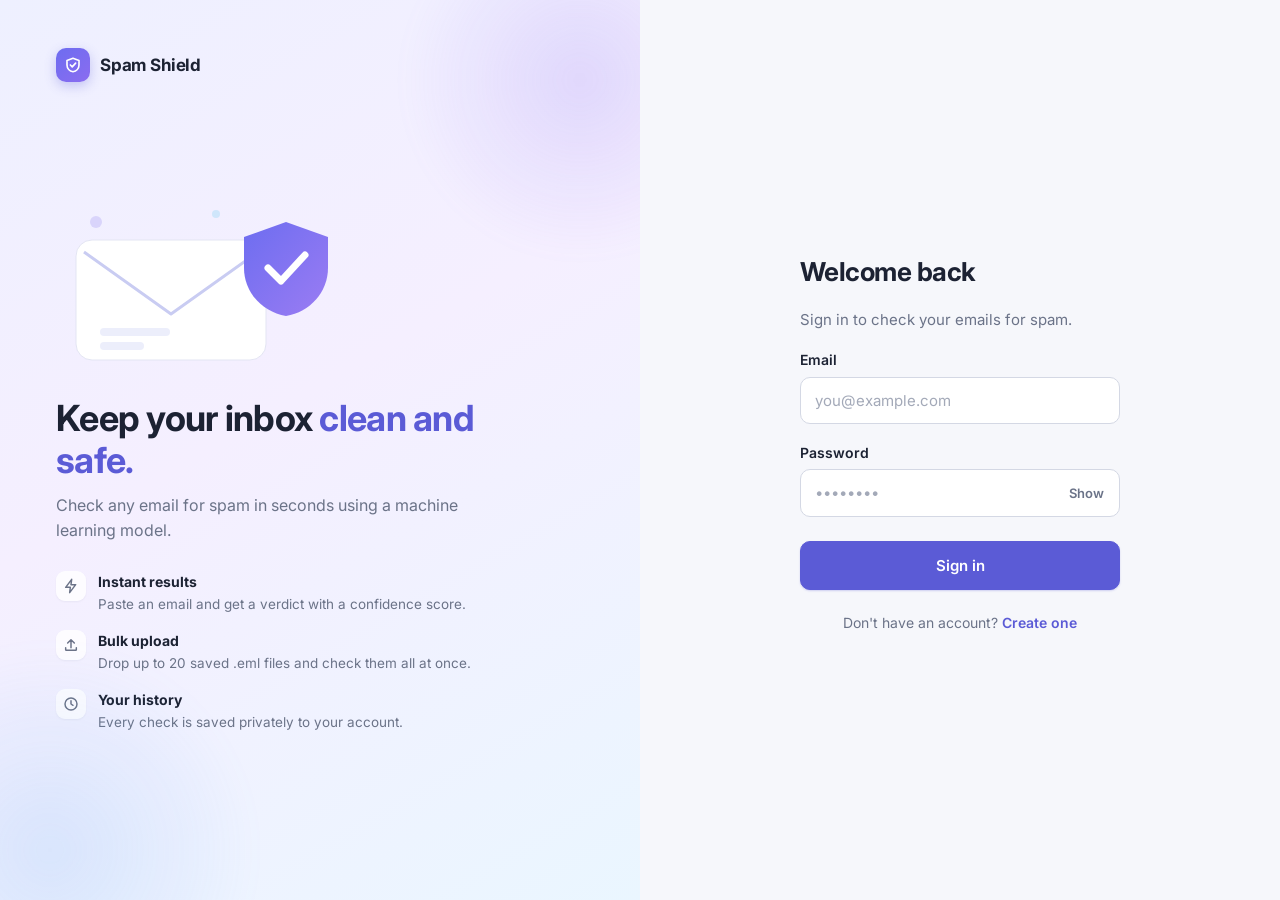
<file: static/login.html>
<!doctype html>
<html lang="en">
<head>
  <meta charset="utf-8">
  <meta name="viewport" content="width=device-width, initial-scale=1">
  <title>Sign in · Spam Shield</title>
  <link rel="preconnect" href="https://fonts.googleapis.com">
  <link rel="preconnect" href="https://fonts.gstatic.com" crossorigin>
  <link rel="stylesheet" href="https://fonts.googleapis.com/css2?family=Inter:wght@400;500;600;700&display=swap">
  <link rel="stylesheet" href="/static/styles.css">
</head>
<body>
  <div class="auth-shell">
    <aside class="auth-hero">
      <span class="logo">
        <span class="logo-mark">
          <svg width="18" height="18" viewBox="0 0 24 24" fill="none" stroke="#fff" stroke-width="2.2" stroke-linecap="round" stroke-linejoin="round" aria-hidden="true"><path d="M12 3l8 3v6c0 4.5-3.4 8.3-8 9-4.6-.7-8-4.5-8-9V6l8-3z"/><path d="M8.5 12l2.5 2.5 4.5-5"/></svg>
        </span>
        Spam Shield
      </span>

      <div class="hero-body">
        <svg class="hero-art" viewBox="0 0 300 170" aria-hidden="true">
          <rect x="20" y="40" width="190" height="120" rx="16" fill="#fff" stroke="#e3e5f3"/>
          <path d="M28 52l87 62 87-62" fill="none" stroke="#c9ccf2" stroke-width="3" stroke-linejoin="round"/>
          <rect x="44" y="128" width="70" height="8" rx="4" fill="#eceefb"/>
          <rect x="44" y="142" width="44" height="8" rx="4" fill="#eceefb"/>
          <g transform="translate(180 18)">
            <path d="M50 4l42 15v31c0 24-18 44-42 48C26 94 8 74 8 50V19L50 4z" fill="url(#g)"/>
            <path d="M32 50l13 13 24-26" fill="none" stroke="#fff" stroke-width="7" stroke-linecap="round" stroke-linejoin="round"/>
          </g>
          <circle cx="40" cy="22" r="6" fill="#d9d4fb"/>
          <circle cx="160" cy="14" r="4" fill="#cfe6fb"/>
          <defs>
            <linearGradient id="g" x1="0" y1="0" x2="1" y2="1">
              <stop offset="0" stop-color="#6d6df0"/>
              <stop offset="1" stop-color="#9b7cf3"/>
            </linearGradient>
          </defs>
        </svg>

        <h2>Keep your inbox <span>clean and safe.</span></h2>
        <p>Check any email for spam in seconds using a machine learning model.</p>

        <ul class="features">
          <li>
            <span class="feature-icon"><svg width="16" height="16" viewBox="0 0 24 24" fill="none" stroke="currentColor" stroke-width="2.2" stroke-linecap="round" stroke-linejoin="round" aria-hidden="true"><path d="M13 2L4 14h7l-1 8 9-12h-7l1-8z"/></svg></span>
            <div><strong>Instant results</strong><span>Paste an email and get a verdict with a confidence score.</span></div>
          </li>
          <li>
            <span class="feature-icon"><svg width="16" height="16" viewBox="0 0 24 24" fill="none" stroke="currentColor" stroke-width="2.2" stroke-linecap="round" stroke-linejoin="round" aria-hidden="true"><path d="M4 16v3a1 1 0 001 1h14a1 1 0 001-1v-3"/><path d="M12 4v12M7 9l5-5 5 5"/></svg></span>
            <div><strong>Bulk upload</strong><span>Drop up to 20 saved .eml files and check them all at once.</span></div>
          </li>
          <li>
            <span class="feature-icon"><svg width="16" height="16" viewBox="0 0 24 24" fill="none" stroke="currentColor" stroke-width="2.2" stroke-linecap="round" stroke-linejoin="round" aria-hidden="true"><circle cx="12" cy="12" r="9"/><path d="M12 7v5l3 2"/></svg></span>
            <div><strong>Your history</strong><span>Every check is saved privately to your account.</span></div>
          </li>
        </ul>
      </div>
    </aside>

    <main class="auth-main">
      <form class="auth-card" id="auth-form" novalidate>
        <span class="logo">
          <span class="logo-mark">
            <svg width="18" height="18" viewBox="0 0 24 24" fill="none" stroke="#fff" stroke-width="2.2" stroke-linecap="round" stroke-linejoin="round" aria-hidden="true"><path d="M12 3l8 3v6c0 4.5-3.4 8.3-8 9-4.6-.7-8-4.5-8-9V6l8-3z"/><path d="M8.5 12l2.5 2.5 4.5-5"/></svg>
          </span>
          Spam Shield
        </span>

        <h1 id="auth-title">Welcome back</h1>
        <p class="muted" id="auth-subtitle">Sign in to check your emails for spam.</p>

        <div class="field">
          <label for="email">Email</label>
          <input type="email" id="email" autocomplete="email" placeholder="you@example.com" required>
        </div>
        <div class="field">
          <label for="password">Password</label>
          <div class="password-wrap">
            <input type="password" id="password" autocomplete="current-password" placeholder="••••••••" required minlength="8" maxlength="72">
            <button type="button" class="toggle-password" id="toggle-password" aria-label="Show password">Show</button>
          </div>
          <p class="muted hint" id="password-hint" hidden>Use at least 8 characters.</p>
        </div>

        <p class="error" id="auth-error" role="alert" hidden></p>

        <button class="btn" type="submit" id="auth-submit">Sign in</button>

        <p class="auth-switch muted">
          <span id="switch-text">Don't have an account?</span>
          <button type="button" class="link" id="switch-mode">Create one</button>
        </p>
      </form>
    </main>
  </div>
  <script src="/static/login.js"></script>
</body>
</html>
</file>
<file: static/styles.css>
:root {
  color-scheme: light;
  --bg: #f6f7fb;
  --surface: #ffffff;
  --surface-2: #f3f4f9;
  --border: #e5e7ef;
  --border-strong: #d4d8e4;
  --text: #1c2233;
  --muted: #6b7388;
  --accent: #5b5bd6;
  --accent-hover: #4b4bc4;
  --accent-soft: #eeefff;
  --accent-text: #ffffff;
  --spam: #d1435b;
  --spam-bg: #fdeef1;
  --ham: #1e9466;
  --ham-bg: #e7f6ef;
  --warn: #9a6400;
  --warn-bg: #fff5df;
  --radius: 14px;
  --shadow-sm: 0 1px 2px rgba(28, 34, 51, 0.05);
  --shadow: 0 1px 2px rgba(28, 34, 51, 0.04), 0 8px 24px rgba(28, 34, 51, 0.06);
  --shadow-lg: 0 2px 4px rgba(28, 34, 51, 0.04), 0 24px 48px rgba(60, 60, 140, 0.10);
  --hero: linear-gradient(150deg, #eef0ff 0%, #f5efff 45%, #eaf6ff 100%);
}

* { box-sizing: border-box; }

body {
  margin: 0;
  background: var(--bg);
  color: var(--text);
  font: 15px/1.55 "Inter", -apple-system, BlinkMacSystemFont, "Segoe UI", Roboto, sans-serif;
  -webkit-font-smoothing: antialiased;
}

button, input, textarea { font: inherit; color: inherit; }

/* ---------- Buttons & inputs ---------- */
.btn {
  border: 1px solid var(--accent);
  background: var(--accent);
  color: var(--accent-text);
  border-radius: 10px;
  padding: 10px 18px;
  font-weight: 600;
  cursor: pointer;
  transition: background 0.15s, box-shadow 0.15s, transform 0.05s;
  box-shadow: 0 1px 2px rgba(91, 91, 214, 0.25);
}
.btn:hover { background: var(--accent-hover); border-color: var(--accent-hover); }
.btn:active { transform: translateY(1px); }
.btn:disabled { opacity: 0.6; cursor: progress; }
.btn-ghost {
  background: var(--surface);
  color: var(--text);
  border-color: var(--border);
  font-weight: 500;
  box-shadow: var(--shadow-sm);
}
.btn-ghost:hover { background: var(--surface-2); border-color: var(--border-strong); }

label { display: block; font-weight: 600; font-size: 14px; margin-bottom: 6px; }

input[type="email"], input[type="password"], input[type="text"], textarea {
  width: 100%;
  padding: 11px 14px;
  border: 1px solid var(--border-strong);
  border-radius: 10px;
  background: var(--surface);
  transition: border-color 0.15s, box-shadow 0.15s;
}
input::placeholder, textarea::placeholder { color: #a3a9b8; }
input:focus, textarea:focus {
  outline: none;
  border-color: var(--accent);
  box-shadow: 0 0 0 4px var(--accent-soft);
}
.btn:focus-visible, .tab:focus-visible, .link:focus-visible, .dropzone:focus-visible {
  outline: 2px solid var(--accent);
  outline-offset: 2px;
}

.card {
  background: var(--surface);
  border: 1px solid var(--border);
  border-radius: var(--radius);
  box-shadow: var(--shadow);
  padding: 28px;
}

.error {
  background: var(--spam-bg);
  color: var(--spam);
  border-radius: 10px;
  padding: 10px 14px;
  margin: 14px 0 0;
  font-size: 14px;
}
.muted { color: var(--muted); }
[hidden] { display: none !important; }

.logo {
  display: inline-flex;
  align-items: center;
  gap: 10px;
  font-weight: 700;
  font-size: 17px;
  letter-spacing: -0.01em;
  color: var(--text);
}
.logo-mark {
  width: 34px;
  height: 34px;
  border-radius: 10px;
  background: linear-gradient(140deg, #6d6df0, #8b6cf0);
  display: grid;
  place-items: center;
  box-shadow: 0 4px 12px rgba(91, 91, 214, 0.3);
}

/* ---------- Login page ---------- */
.auth-shell {
  min-height: 100vh;
  display: grid;
  grid-template-columns: 1fr 1fr;
}

.auth-hero {
  background: var(--hero);
  padding: 48px 56px;
  display: flex;
  flex-direction: column;
  position: relative;
  overflow: hidden;
}
.auth-hero::before, .auth-hero::after {
  content: "";
  position: absolute;
  border-radius: 50%;
  filter: blur(10px);
  pointer-events: none;
}
.auth-hero::before {
  width: 360px; height: 360px;
  right: -120px; top: -100px;
  background: radial-gradient(circle, rgba(139, 108, 240, 0.18), transparent 70%);
}
.auth-hero::after {
  width: 420px; height: 420px;
  left: -160px; bottom: -160px;
  background: radial-gradient(circle, rgba(91, 160, 240, 0.16), transparent 70%);
}
.hero-body { margin: auto 0; position: relative; max-width: 440px; }
.hero-body h2 {
  font-size: 36px;
  line-height: 1.15;
  letter-spacing: -0.02em;
  margin: 28px 0 12px;
}
.hero-body h2 span { color: var(--accent); }
.hero-body > p { color: var(--muted); font-size: 16px; margin: 0 0 28px; }
.hero-art { width: 100%; max-width: 300px; height: auto; display: block; }

.features { list-style: none; padding: 0; margin: 0; display: grid; gap: 14px; }
.features li { display: flex; gap: 12px; align-items: flex-start; }
.feature-icon {
  flex: none;
  width: 30px; height: 30px;
  border-radius: 9px;
  background: rgba(255, 255, 255, 0.8);
  box-shadow: var(--shadow-sm);
  display: grid;
  place-items: center;
  color: var(--accent);
}
.features strong { display: block; font-size: 14px; }
.features span { color: var(--muted); font-size: 13.5px; }

.auth-main {
  display: grid;
  place-items: center;
  padding: 40px 24px;
}
.auth-card { width: 100%; max-width: 400px; }
.auth-card .logo { display: none; margin-bottom: 28px; }
.auth-card h1 { margin: 0 0 6px; font-size: 26px; letter-spacing: -0.02em; }
.auth-card .field { margin-top: 18px; }
.auth-card .btn[type="submit"] { width: 100%; margin-top: 24px; padding: 12px; font-size: 15px; }
.hint { font-size: 13px; margin: 6px 0 0; }

.password-wrap { position: relative; }
.password-wrap input { padding-right: 64px; }
.toggle-password {
  position: absolute;
  right: 6px; top: 50%;
  transform: translateY(-50%);
  border: none;
  background: transparent;
  color: var(--muted);
  font-size: 13px;
  font-weight: 600;
  padding: 6px 10px;
  border-radius: 7px;
  cursor: pointer;
}
.toggle-password:hover { background: var(--surface-2); color: var(--text); }

.auth-switch { margin-top: 22px; text-align: center; font-size: 14px; }
.link {
  background: none;
  border: none;
  color: var(--accent);
  cursor: pointer;
  padding: 0;
  font-weight: 600;
}
.link:hover { text-decoration: underline; }

@media (max-width: 880px) {
  .auth-shell { grid-template-columns: 1fr; background: var(--hero); }
  .auth-hero { display: none; }
  .auth-main { padding: 32px 16px; }
  .auth-card { background: var(--surface); border-radius: var(--radius); box-shadow: var(--shadow-lg); padding: 28px 22px; }
  .auth-card .logo { display: inline-flex; }
}

/* ---------- App page ---------- */
.topbar {
  background: rgba(255, 255, 255, 0.85);
  backdrop-filter: blur(8px);
  border-bottom: 1px solid var(--border);
  position: sticky;
  top: 0;
  z-index: 10;
}
.topbar-inner {
  max-width: 900px;
  margin: 0 auto;
  padding: 12px 16px;
  display: flex;
  align-items: center;
  gap: 12px;
}
.topbar .logo { margin-right: auto; }
.user-chip {
  display: inline-flex;
  align-items: center;
  gap: 8px;
  color: var(--muted);
  font-size: 14px;
  min-width: 0;
}
.avatar {
  flex: none;
  width: 30px; height: 30px;
  border-radius: 50%;
  background: var(--accent-soft);
  color: var(--accent);
  font-weight: 700;
  font-size: 13px;
  display: grid;
  place-items: center;
  text-transform: uppercase;
}
.user-email { overflow: hidden; text-overflow: ellipsis; white-space: nowrap; }

main { max-width: 900px; margin: 0 auto; padding: 32px 16px 56px; }

.page-head h1 { margin: 0 0 4px; font-size: 26px; letter-spacing: -0.02em; }
.page-head p { margin: 0 0 22px; color: var(--muted); }

.tabs {
  display: inline-flex;
  gap: 4px;
  padding: 4px;
  background: var(--surface-2);
  border: 1px solid var(--border);
  border-radius: 12px;
  margin-bottom: 18px;
  max-width: 100%;
  overflow-x: auto;
}
.tab {
  background: none;
  border: none;
  border-radius: 9px;
  padding: 8px 16px;
  cursor: pointer;
  color: var(--muted);
  font-weight: 600;
  font-size: 14px;
  white-space: nowrap;
  transition: background 0.15s, color 0.15s;
}
.tab:hover { color: var(--text); }
.tab[aria-selected="true"] { background: var(--surface); color: var(--text); box-shadow: var(--shadow-sm); }

textarea { min-height: 220px; resize: vertical; line-height: 1.6; }

.actions { display: flex; flex-wrap: wrap; gap: 8px; margin-top: 14px; align-items: center; }
.actions .spacer { flex: 1; }

.result {
  margin-top: 22px;
  border-radius: 12px;
  padding: 18px 20px;
  display: flex;
  gap: 16px;
  align-items: center;
}
.result.spam { background: var(--spam-bg); }
.result.ham { background: var(--ham-bg); }
.result-icon {
  flex: none;
  width: 44px; height: 44px;
  border-radius: 12px;
  background: var(--surface);
  display: grid;
  place-items: center;
  font-size: 22px;
  font-weight: 700;
}
.result.spam .result-icon { color: var(--spam); }
.result.ham .result-icon { color: var(--ham); }
.result-body { flex: 1; min-width: 0; }
.result-label { font-size: 20px; font-weight: 700; letter-spacing: -0.01em; }
.result.spam .result-label { color: var(--spam); }
.result.ham .result-label { color: var(--ham); }

.meter {
  height: 8px;
  background: rgba(255, 255, 255, 0.8);
  border-radius: 99px;
  overflow: hidden;
  margin: 8px 0 4px;
  max-width: 360px;
}
.meter > span { display: block; height: 100%; border-radius: 99px; transition: width 0.4s ease; }
.spam .meter > span { background: var(--spam); }
.ham .meter > span { background: var(--ham); }
.result .muted { font-size: 13.5px; }

.badge {
  display: inline-block;
  padding: 3px 10px;
  border-radius: 99px;
  font-size: 12.5px;
  font-weight: 600;
  white-space: nowrap;
}
.badge.spam { background: var(--spam-bg); color: var(--spam); }
.badge.ham { background: var(--ham-bg); color: var(--ham); }
.badge.err { background: var(--warn-bg); color: var(--warn); }

.dropzone {
  border: 2px dashed var(--border-strong);
  border-radius: 12px;
  background: var(--surface-2);
  padding: 40px 16px;
  text-align: center;
  cursor: pointer;
  transition: border-color 0.15s, background 0.15s;
}
.dropzone:hover, .dropzone.over { border-color: var(--accent); background: var(--accent-soft); }
.dropzone p { margin: 6px 0; }
.dropzone strong { color: var(--accent); }
.dropzone-icon {
  width: 48px; height: 48px;
  margin: 0 auto 10px;
  border-radius: 14px;
  background: var(--surface);
  box-shadow: var(--shadow-sm);
  display: grid;
  place-items: center;
  color: var(--accent);
}

.table-wrap { overflow-x: auto; margin-top: 20px; }
#history-wrap { margin-top: 0; }
table { width: 100%; border-collapse: collapse; font-size: 14px; }
th, td { text-align: left; padding: 12px 10px; border-bottom: 1px solid var(--border); vertical-align: middle; }
th {
  color: var(--muted);
  font-weight: 600;
  font-size: 12px;
  text-transform: uppercase;
  letter-spacing: 0.04em;
  background: var(--surface-2);
}
th:first-child { border-top-left-radius: 8px; }
th:last-child { border-top-right-radius: 8px; }
tbody tr:hover { background: var(--surface-2); }
tbody tr:last-child td { border-bottom: none; }
td.num { font-variant-numeric: tabular-nums; white-space: nowrap; }
td.clip { max-width: 380px; overflow: hidden; text-overflow: ellipsis; white-space: nowrap; }

.spinner {
  width: 16px;
  height: 16px;
  border: 2px solid var(--border);
  border-top-color: var(--accent);
  border-radius: 50%;
  display: inline-block;
  animation: spin 0.8s linear infinite;
  vertical-align: middle;
}
@keyframes spin { to { transform: rotate(360deg); } }

@media (max-width: 520px) {
  .card { padding: 20px; }
  .user-email { display: none; }
  .page-head h1 { font-size: 22px; }
}
</file>
